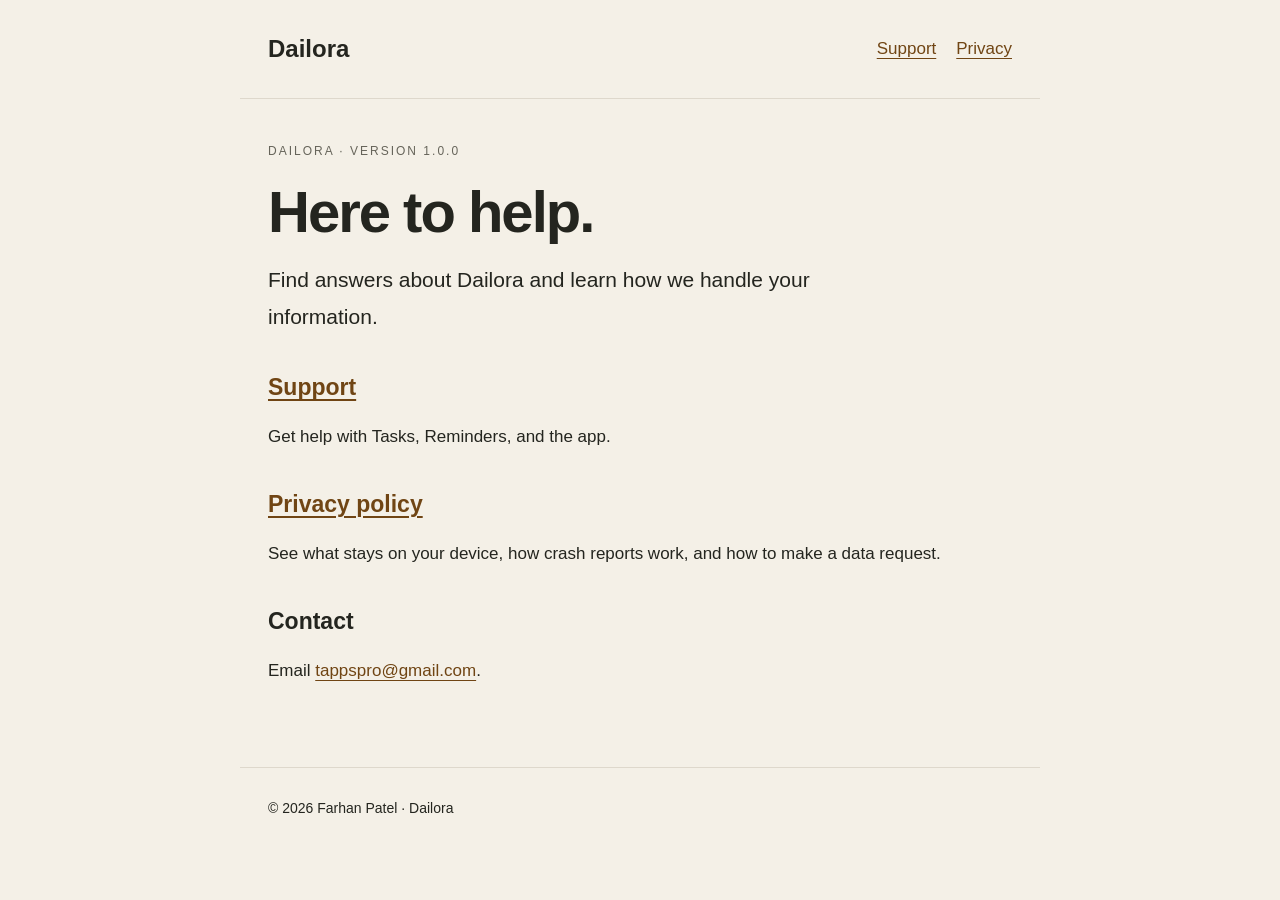
<file: index.html>
<!doctype html><html lang="en"><head><meta charset="utf-8"><meta name="viewport" content="width=device-width,initial-scale=1"><title>Dailora · Support and privacy</title><link rel="stylesheet" href="styles.css"></head><body><header><a class="brand" href="index.html">Dailora</a><nav aria-label="Main"><a href="support/">Support</a><a href="privacy/">Privacy</a></nav></header><main><p class="eyebrow">Dailora · Version 1.0.0</p><h1>Here to help.</h1><p class="intro">Find answers about Dailora and learn how we handle your information.</p><section><h2><a href="support/">Support</a></h2><p>Get help with Tasks, Reminders, and the app.</p></section><section><h2><a href="privacy/">Privacy policy</a></h2><p>See what stays on your device, how crash reports work, and how to make a data request.</p></section><section><h2>Contact</h2><p>Email <a href="mailto:tappspro@gmail.com">tappspro@gmail.com</a>.</p></section></main><footer>© 2026 Farhan Patel · Dailora</footer></body></html>
</file>
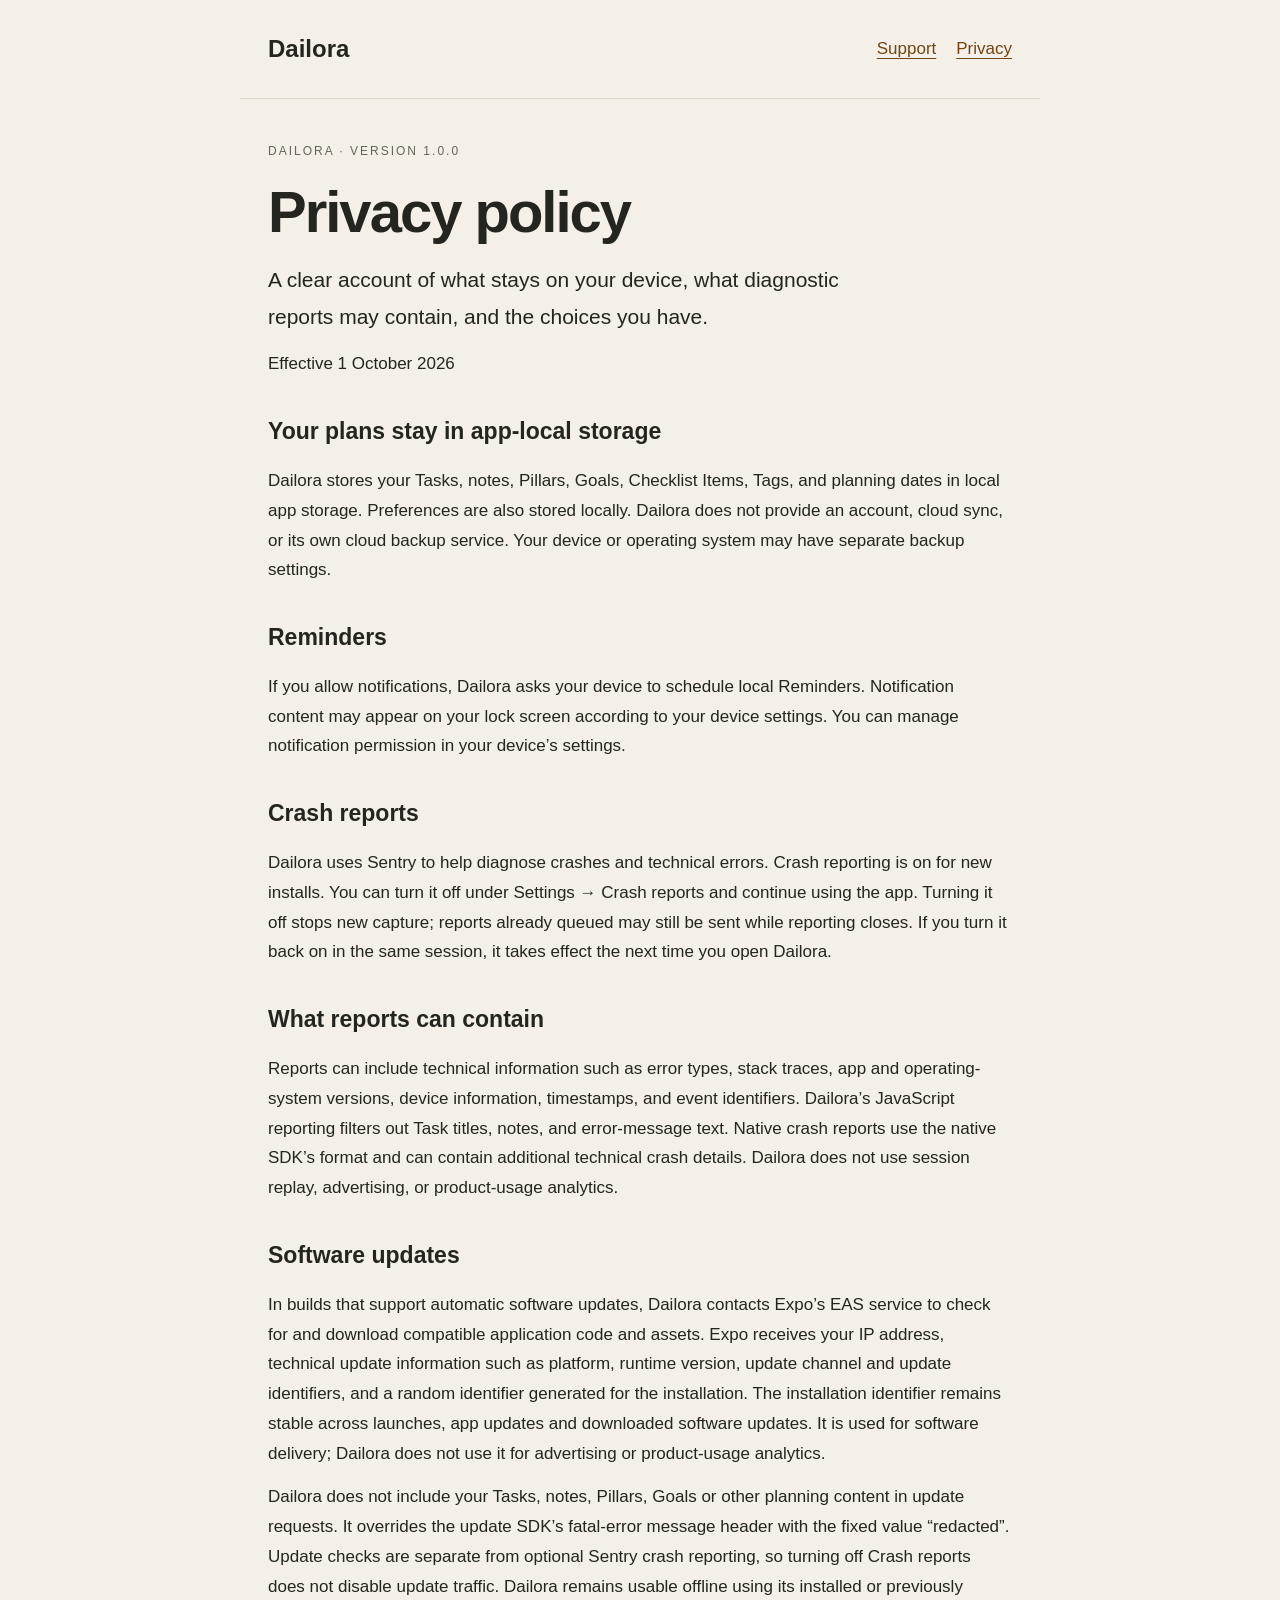
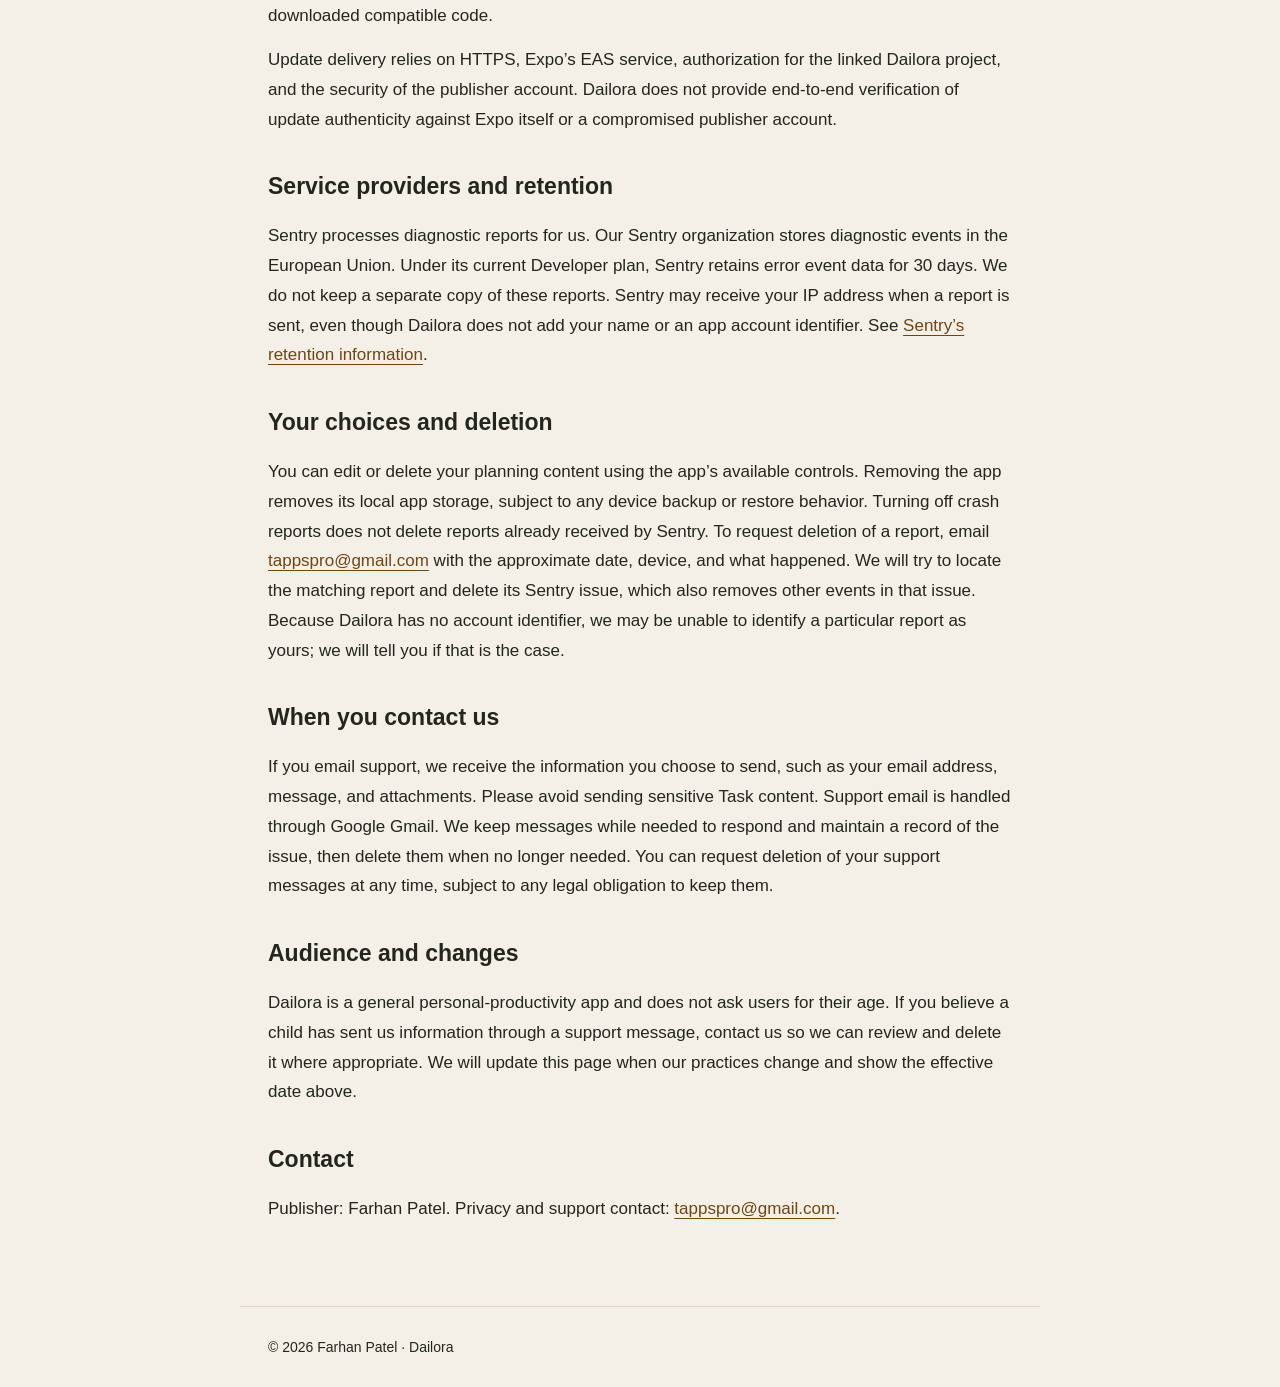
<file: privacy/index.html>
<!doctype html><html lang="en"><head><meta charset="utf-8"><meta name="viewport" content="width=device-width,initial-scale=1"><title>Privacy policy · Dailora</title><link rel="stylesheet" href="../styles.css"></head><body><header><a class="brand" href="../support/index.html">Dailora</a><nav aria-label="Main"><a href="../support/index.html">Support</a><a href="../privacy/index.html">Privacy</a></nav></header><main><p class="eyebrow">Dailora · Version 1.0.0</p><h1>Privacy policy</h1><p class="intro">A clear account of what stays on your device, what diagnostic reports may contain, and the choices you have.</p><p class="effective">Effective 1 October 2026</p><section><h2>Your plans stay in app-local storage</h2><p>Dailora stores your Tasks, notes, Pillars, Goals, Checklist Items, Tags, and planning dates in local app storage. Preferences are also stored locally. Dailora does not provide an account, cloud sync, or its own cloud backup service. Your device or operating system may have separate backup settings.</p></section><section><h2>Reminders</h2><p>If you allow notifications, Dailora asks your device to schedule local Reminders. Notification content may appear on your lock screen according to your device settings. You can manage notification permission in your device’s settings.</p></section><section><h2>Crash reports</h2><p>Dailora uses Sentry to help diagnose crashes and technical errors. Crash reporting is on for new installs. You can turn it off under Settings → Crash reports and continue using the app. Turning it off stops new capture; reports already queued may still be sent while reporting closes. If you turn it back on in the same session, it takes effect the next time you open Dailora.</p></section><section><h2>What reports can contain</h2><p>Reports can include technical information such as error types, stack traces, app and operating-system versions, device information, timestamps, and event identifiers. Dailora’s JavaScript reporting filters out Task titles, notes, and error-message text. Native crash reports use the native SDK’s format and can contain additional technical crash details. Dailora does not use session replay, advertising, or product-usage analytics.</p></section><section><h2>Software updates</h2><p>In builds that support automatic software updates, Dailora contacts Expo’s EAS service to check for and download compatible application code and assets. Expo receives your IP address, technical update information such as platform, runtime version, update channel and update identifiers, and a random identifier generated for the installation. The installation identifier remains stable across launches, app updates and downloaded software updates. It is used for software delivery; Dailora does not use it for advertising or product-usage analytics.</p><p>Dailora does not include your Tasks, notes, Pillars, Goals or other planning content in update requests. It overrides the update SDK’s fatal-error message header with the fixed value “redacted”. Update checks are separate from optional Sentry crash reporting, so turning off Crash reports does not disable update traffic. Dailora remains usable offline using its installed or previously downloaded compatible code.</p><p>Update delivery relies on HTTPS, Expo’s EAS service, authorization for the linked Dailora project, and the security of the publisher account. Dailora does not provide end-to-end verification of update authenticity against Expo itself or a compromised publisher account.</p></section><section><h2>Service providers and retention</h2><p>Sentry processes diagnostic reports for us. Our Sentry organization stores diagnostic events in the European Union. Under its current Developer plan, Sentry retains error event data for 30 days. We do not keep a separate copy of these reports. Sentry may receive your IP address when a report is sent, even though Dailora does not add your name or an app account identifier. See <a href="https://docs.sentry.io/security-legal-pii/security/data-retention-periods/">Sentry’s retention information</a>.</p></section><section><h2>Your choices and deletion</h2><p>You can edit or delete your planning content using the app’s available controls. Removing the app removes its local app storage, subject to any device backup or restore behavior. Turning off crash reports does not delete reports already received by Sentry. To request deletion of a report, email <a href="mailto:tappspro@gmail.com">tappspro@gmail.com</a> with the approximate date, device, and what happened. We will try to locate the matching report and delete its Sentry issue, which also removes other events in that issue. Because Dailora has no account identifier, we may be unable to identify a particular report as yours; we will tell you if that is the case.</p></section><section><h2>When you contact us</h2><p>If you email support, we receive the information you choose to send, such as your email address, message, and attachments. Please avoid sending sensitive Task content. Support email is handled through Google Gmail. We keep messages while needed to respond and maintain a record of the issue, then delete them when no longer needed. You can request deletion of your support messages at any time, subject to any legal obligation to keep them.</p></section><section><h2>Audience and changes</h2><p>Dailora is a general personal-productivity app and does not ask users for their age. If you believe a child has sent us information through a support message, contact us so we can review and delete it where appropriate. We will update this page when our practices change and show the effective date above.</p></section><section><h2>Contact</h2><p>Publisher: Farhan Patel. Privacy and support contact: <a href="mailto:tappspro@gmail.com">tappspro@gmail.com</a>.</p></section></main><footer>© 2026 Farhan Patel · Dailora</footer></body></html>
</file>
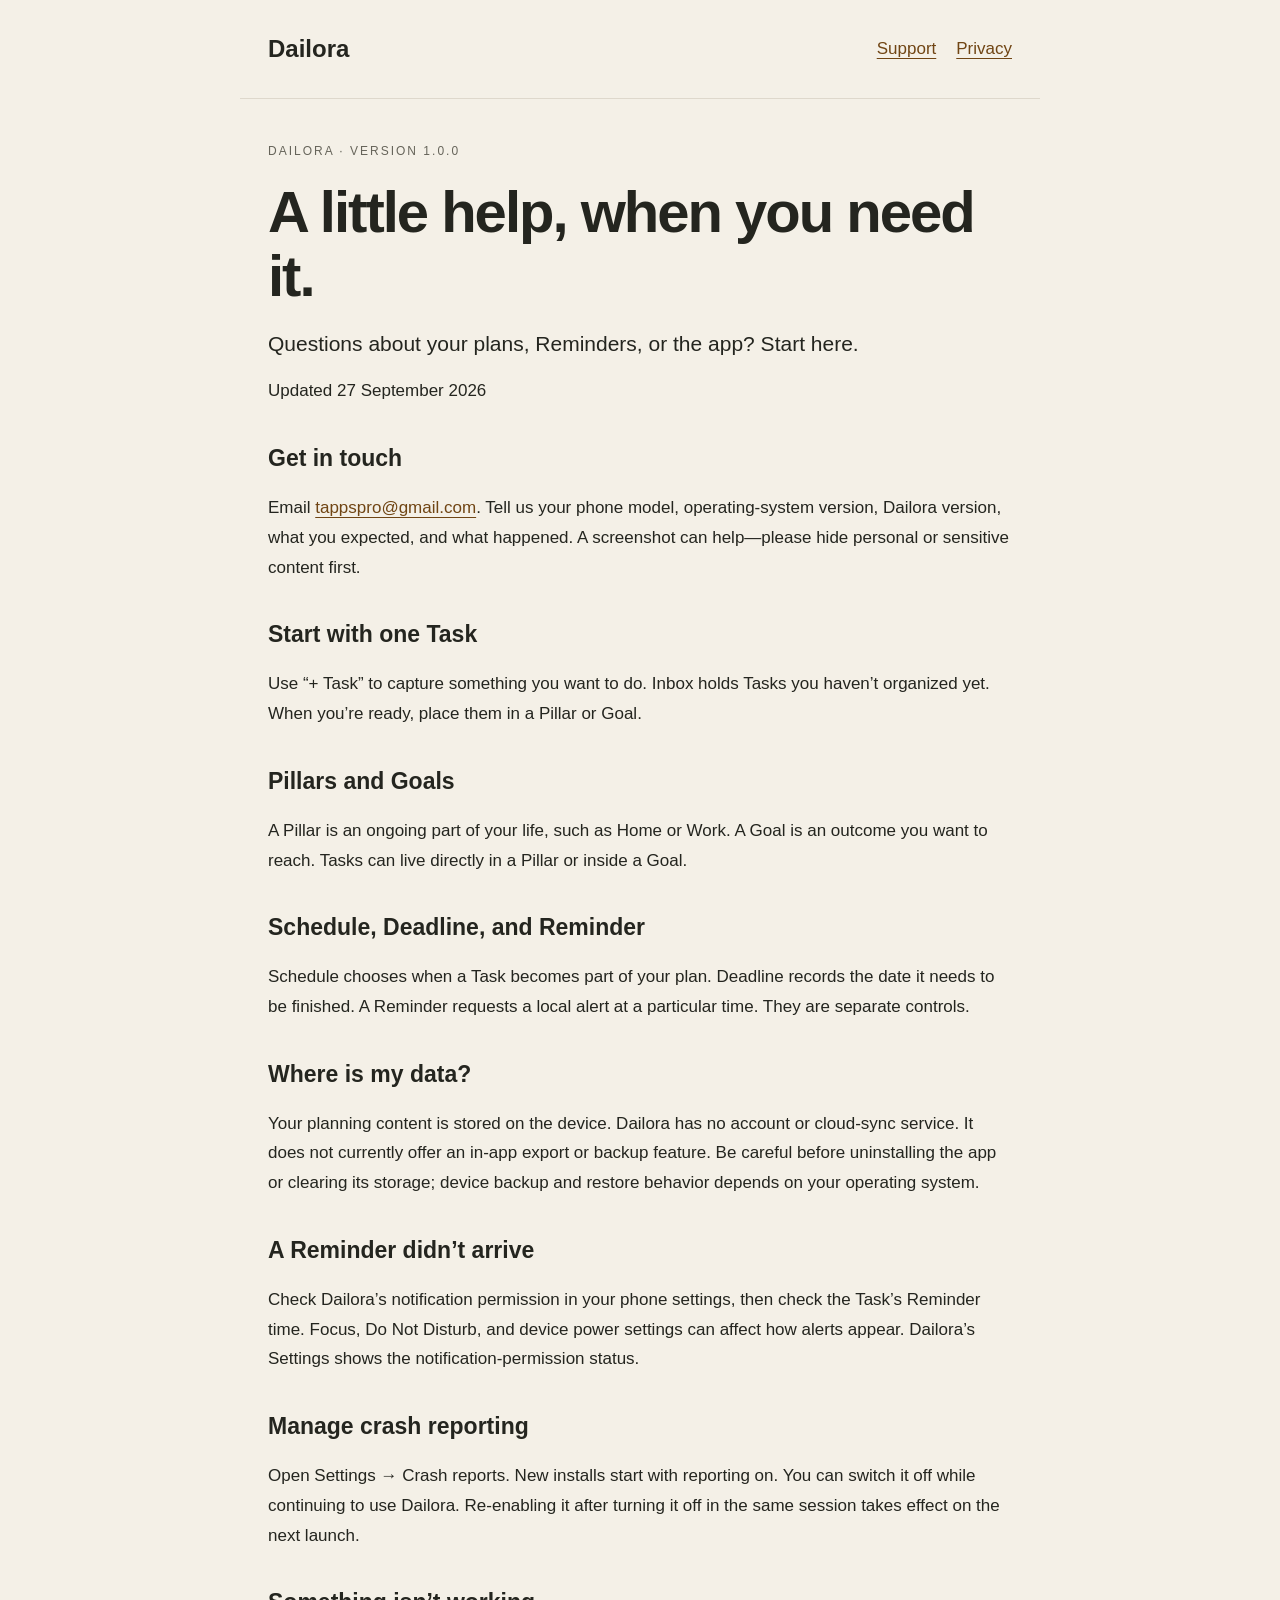
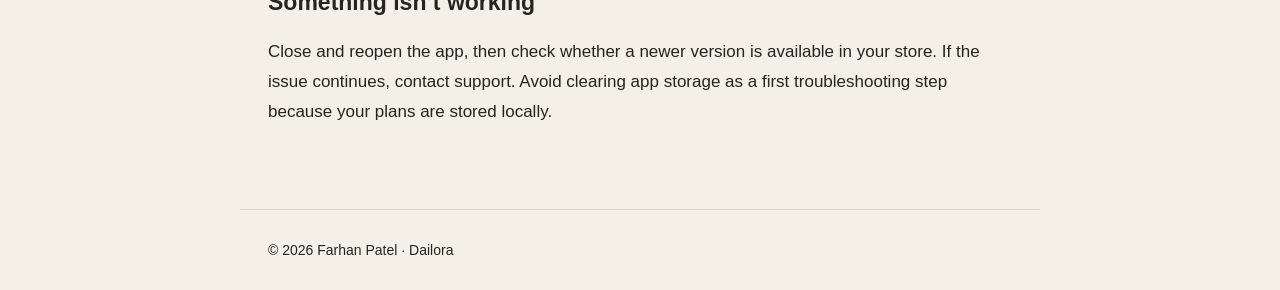
<file: support/index.html>
<!doctype html><html lang="en"><head><meta charset="utf-8"><meta name="viewport" content="width=device-width,initial-scale=1"><title>A little help, when you need it. · Dailora</title><link rel="stylesheet" href="../styles.css"></head><body><header><a class="brand" href="../support/index.html">Dailora</a><nav aria-label="Main"><a href="../support/index.html">Support</a><a href="../privacy/index.html">Privacy</a></nav></header><main><p class="eyebrow">Dailora · Version 1.0.0</p><h1>A little help, when you need it.</h1><p class="intro">Questions about your plans, Reminders, or the app? Start here.</p><p class="effective">Updated 27 September 2026</p><section><h2>Get in touch</h2><p>Email <a href="mailto:tappspro@gmail.com">tappspro@gmail.com</a>. Tell us your phone model, operating-system version, Dailora version, what you expected, and what happened. A screenshot can help—please hide personal or sensitive content first.</p></section><section><h2>Start with one Task</h2><p>Use “+ Task” to capture something you want to do. Inbox holds Tasks you haven’t organized yet. When you’re ready, place them in a Pillar or Goal.</p></section><section><h2>Pillars and Goals</h2><p>A Pillar is an ongoing part of your life, such as Home or Work. A Goal is an outcome you want to reach. Tasks can live directly in a Pillar or inside a Goal.</p></section><section><h2>Schedule, Deadline, and Reminder</h2><p>Schedule chooses when a Task becomes part of your plan. Deadline records the date it needs to be finished. A Reminder requests a local alert at a particular time. They are separate controls.</p></section><section><h2>Where is my data?</h2><p>Your planning content is stored on the device. Dailora has no account or cloud-sync service. It does not currently offer an in-app export or backup feature. Be careful before uninstalling the app or clearing its storage; device backup and restore behavior depends on your operating system.</p></section><section><h2>A Reminder didn’t arrive</h2><p>Check Dailora’s notification permission in your phone settings, then check the Task’s Reminder time. Focus, Do Not Disturb, and device power settings can affect how alerts appear. Dailora’s Settings shows the notification-permission status.</p></section><section><h2>Manage crash reporting</h2><p>Open Settings → Crash reports. New installs start with reporting on. You can switch it off while continuing to use Dailora. Re-enabling it after turning it off in the same session takes effect on the next launch.</p></section><section><h2>Something isn’t working</h2><p>Close and reopen the app, then check whether a newer version is available in your store. If the issue continues, contact support. Avoid clearing app storage as a first troubleshooting step because your plans are stored locally.</p></section></main><footer>© 2026 Farhan Patel · Dailora</footer></body></html>
</file>
<file: styles.css>
*{box-sizing:border-box}body{margin:0;background:#f4f0e7;color:#24251f;font:17px/1.75 -apple-system,BlinkMacSystemFont,"Segoe UI",sans-serif}header,main,footer{max-width:800px;margin:auto;padding:28px}header{display:flex;justify-content:space-between;align-items:center;border-bottom:1px solid #ded8cc}a{color:#704514;text-underline-offset:4px}a:focus-visible{outline:3px solid #8d591c;outline-offset:5px}.brand{font-weight:700;font-size:24px;text-decoration:none;color:inherit}.eyebrow{font-size:12px;letter-spacing:2px;text-transform:uppercase;color:#66645a}h1{font-size:clamp(38px,8vw,58px);line-height:1.1;letter-spacing:-2px;margin:18px 0}h2{font-size:23px;line-height:1.3;margin-top:38px}p{margin:14px 0}.intro{font-size:21px;max-width:620px}.draft{border-left:3px solid #8d591c;background:#f0e1c6;padding:14px 18px;font-size:14px;margin:28px 0}footer{font-size:14px;border-top:1px solid #ded8cc;margin-top:40px}nav{display:flex;gap:20px} @media(max-width:450px){header,main,footer{padding:22px}header{align-items:flex-start;gap:16px}nav{gap:14px;font-size:14px}}
</file>
